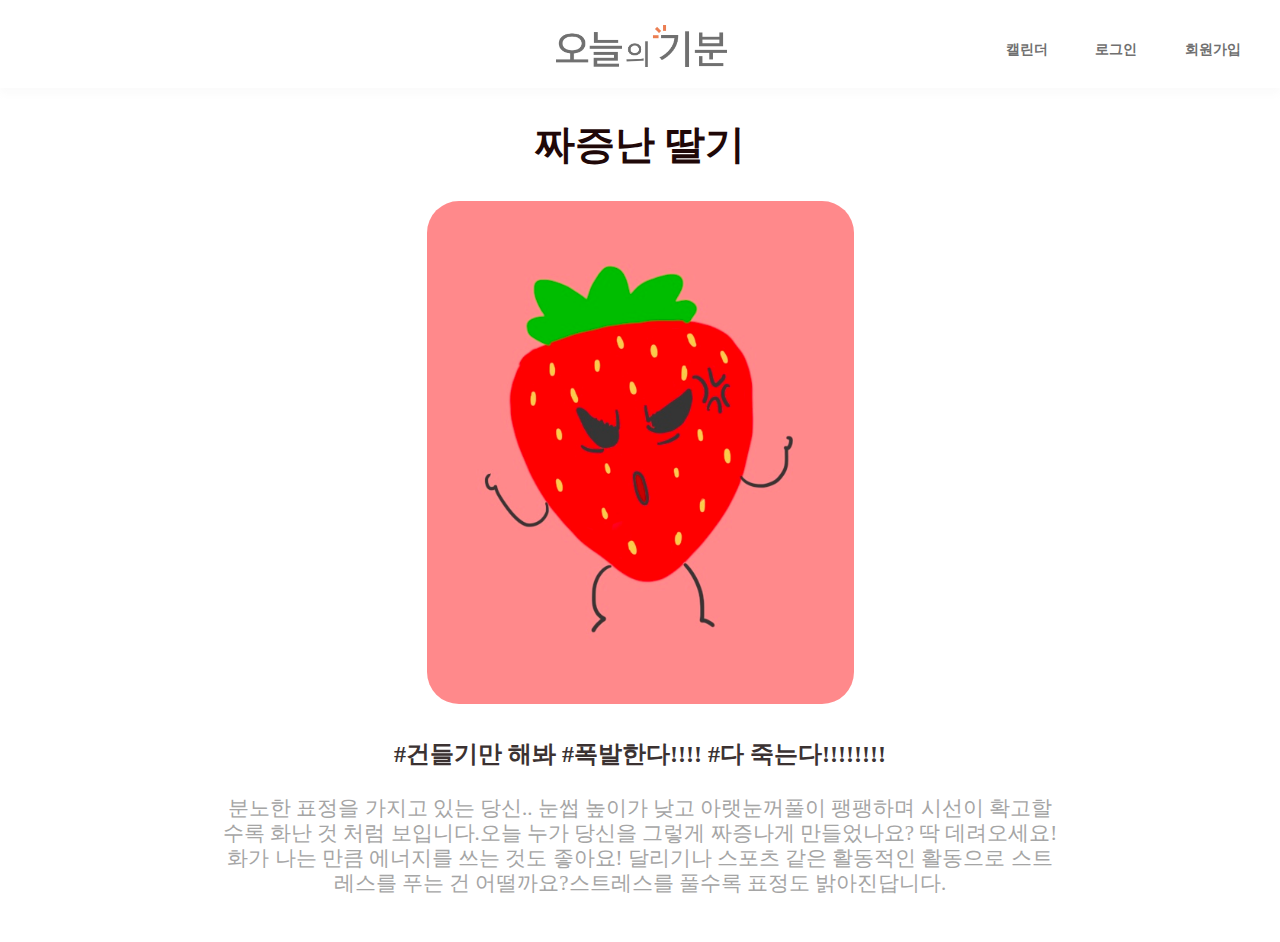
<file: templates/emotion_anger.html>
<!DOCTYPE html>
<html lang="en">
<head>
    <meta charset="UTF-8">
    <meta name="viewport" content="width=device-width, initial-scale=1.0, maximum-scale=1.0, user-scalable=no">
    <title>오늘의 기분</title>
    <link rel="stylesheet" href="../static/css/style.css">
</head>
<body>
     <header>
        <div class="inner">
            <div class="header-container">
             <div class="header-logo"><a href="/"><img src="../static/img/logo.png" alt="logo" class="logo"></a></div>
             <nav class="header-list"> 
                 <ul class= "nav-links">
                 <li><a href="/calender">캘린더</a></li>
                 <li><a href="/login">로그인</a></li>
                 <li><a href="/register">회원가입</a></li>
             </ul>
             <div class="burger">
                 <div class="line1"></div>
                 <div class="line2"></div>
                 <div class="line3"></div>
               </div>
             </nav>
            </div>
        </div>   
     </header>
     <section>
         <div class="inner margin-top">
             <div class="emotion-container">
                <div class="emotion-title">짜증난 딸기</div>
                <div class="emotion-content-image"><img src="../static/img/strawberry.jpg" alt=""></div>
                <div class="emotion-hash">#건들기만 해봐 #폭발한다!!!! #다 죽는다!!!!!!!!</div>
                <div class="emotion-content">
                    분노한 표정을 가지고 있는 당신.. 눈썹 높이가 낮고 아랫눈꺼풀이 팽팽하며 시선이 확고할수록 화난 것 처럼 보입니다.오늘 누가 당신을 그렇게 짜증나게 만들었나요? 딱 데려오세요! 화가 나는 만큼 에너지를 쓰는 것도 좋아요! 달리기나 스포츠 같은 활동적인 활동으로 스트레스를 푸는 건 어떨까요?스트레스를 풀수록 표정도 밝아진답니다.
                </div>
             </div>
             
         </div>
        
     </section>
     <!-- 공유하기 -->
     <section>

     </section>


</body>
</html>
</file>
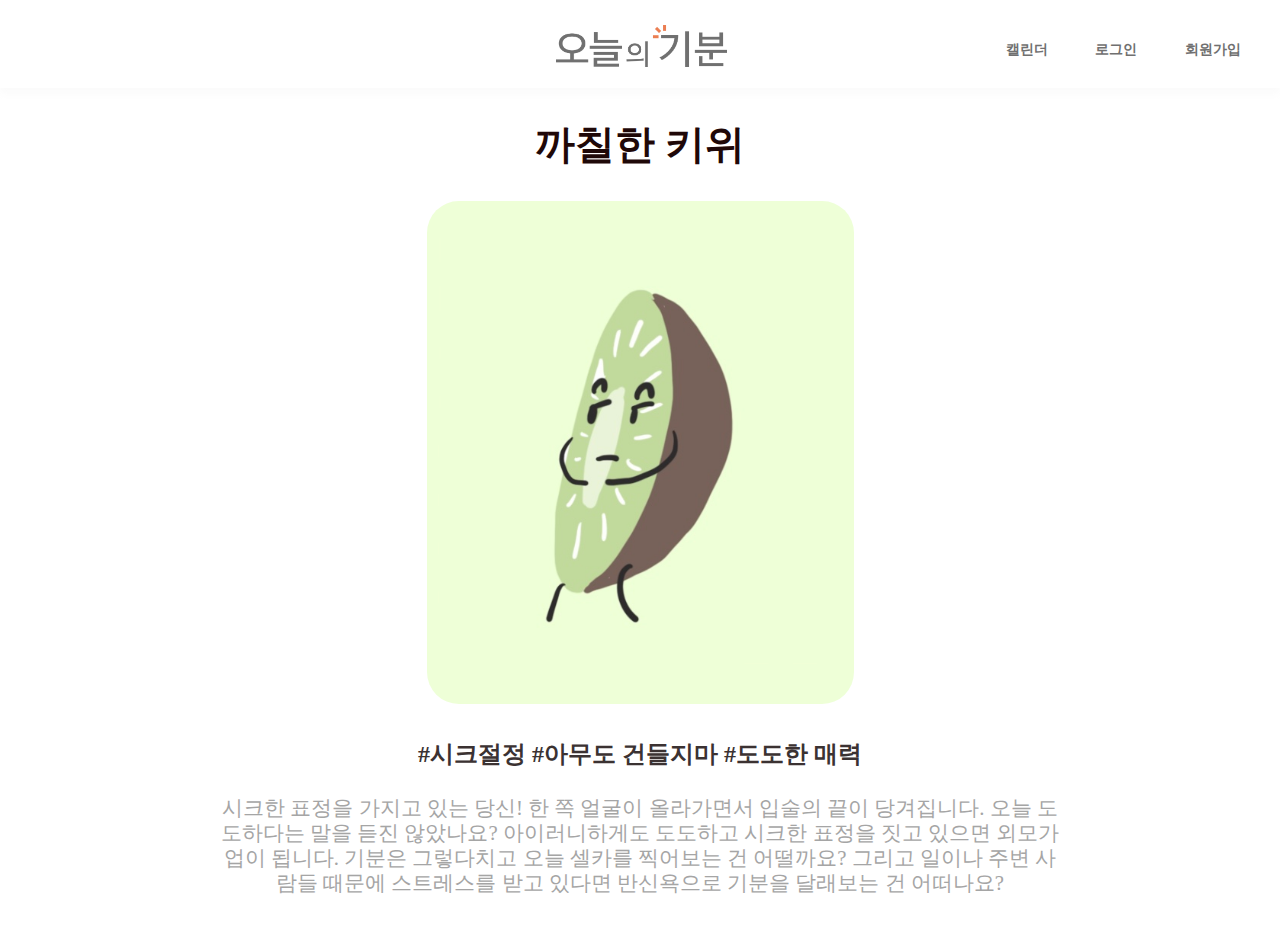
<file: templates/emotion_disgust.html>
<!DOCTYPE html>
<html lang="en">
<head>
    <meta charset="UTF-8">
    <meta name="viewport" content="width=device-width, initial-scale=1.0, maximum-scale=1.0, user-scalable=no">
    <title>오늘의 기분</title>
    <link rel="stylesheet" href="../static/css/style.css">
</head>
<body>
     <header>
        <div class="inner">
            <div class="header-container">
             <div class="header-logo"><a href="/"><img src="../static/img/logo.png" alt="logo" class="logo"></a></div>
             <nav class="header-list"> 
                 <ul class= "nav-links">
                 <li><a href="/calender">캘린더</a></li>
                 <li><a href="/login">로그인</a></li>
                 <li><a href="/register">회원가입</a></li>
             </ul>
             <div class="burger">
                 <div class="line1"></div>
                 <div class="line2"></div>
                 <div class="line3"></div>
               </div>
             </nav>
            </div>
        </div>   
     </header>
     <section>
         <div class="inner margin-top">
             <div class="emotion-container">
                <div class="emotion-title">까칠한 키위</div>
                <div class="emotion-content-image"><img src="../static/img/kiwi.jpg" alt=""></div>
                <div class="emotion-hash">#시크절정 #아무도 건들지마 #도도한 매력</div>
                <div class="emotion-content">
                    시크한 표정을 가지고 있는 당신! 한 쪽 얼굴이 올라가면서 입술의 끝이 당겨집니다. 오늘 도도하다는 말을 듣진 않았나요? 아이러니하게도 도도하고 시크한 표정을 짓고 있으면 외모가 업이 됩니다. 기분은 그렇다치고 오늘 셀카를 찍어보는 건 어떨까요? 그리고 일이나 주변 사람들 때문에 스트레스를 받고 있다면 반신욕으로 기분을 달래보는 건 어떠나요?
                </div>
             </div>
             
         </div>
        
     </section>
     <!-- 공유하기 -->
     <section>

     </section>


</body>
</html>
</file>
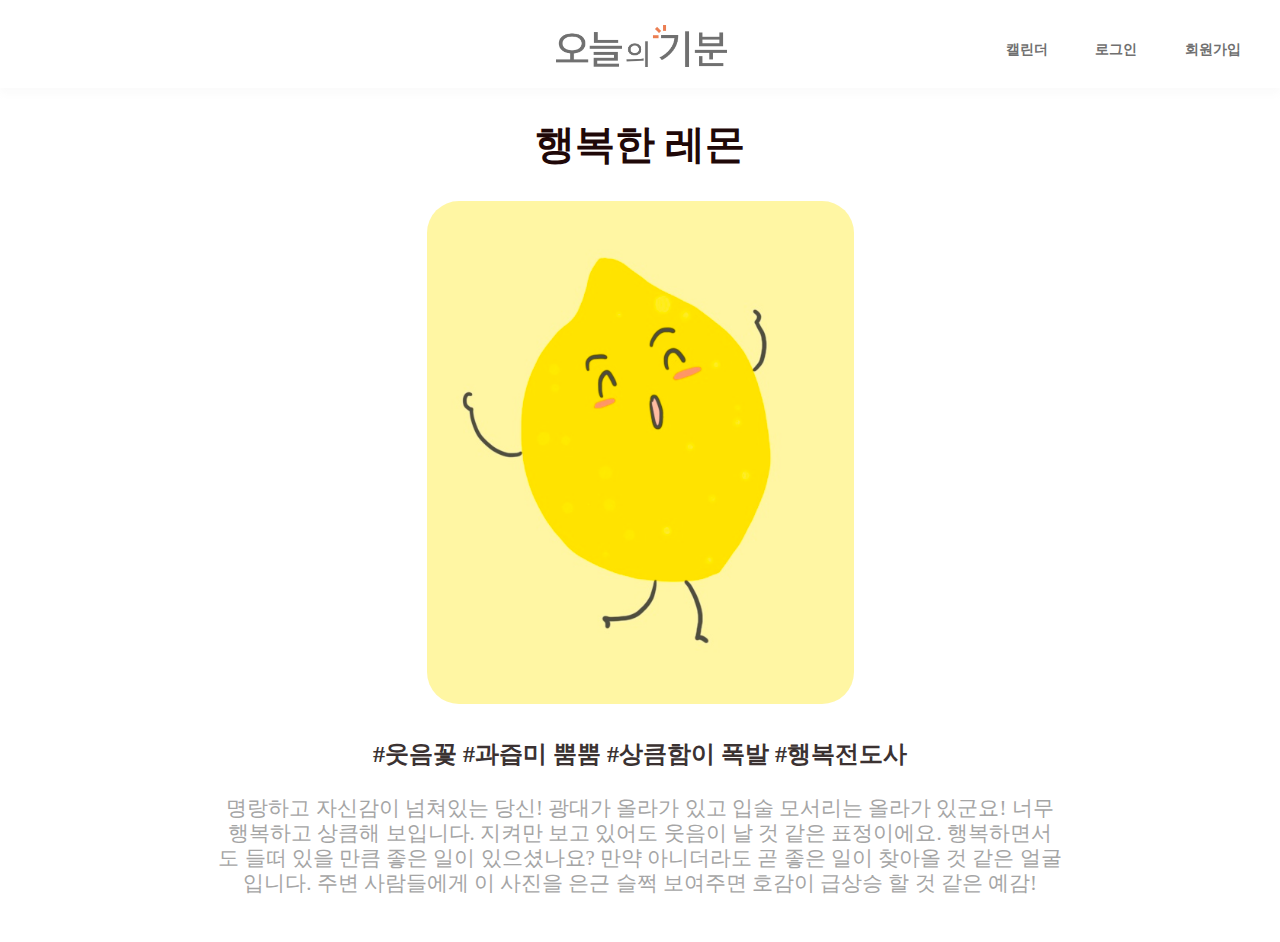
<file: templates/emotion_happy.html>
<!DOCTYPE html>
<html lang="en">
<head>
    <meta charset="UTF-8">
    <meta name="viewport" content="width=device-width, initial-scale=1.0, maximum-scale=1.0, user-scalable=no">
    <title>오늘의 기분</title>
    <link rel="stylesheet" href="../static/css/style.css">
</head>
<body>
     <header>
        <div class="inner">
            <div class="header-container">
             <div class="header-logo"><a href="/"><img src="../static/img/logo.png" alt="logo" class="logo"></a></div>
             <nav class="header-list"> 
                 <ul class= "nav-links">
                 <li><a href="/calender">캘린더</a></li>
                 <li><a href="/login">로그인</a></li>
                 <li><a href="/register">회원가입</a></li>
             </ul>
             <div class="burger">
                 <div class="line1"></div>
                 <div class="line2"></div>
                 <div class="line3"></div>
               </div>
             </nav>
            </div>
        </div>   
     </header>
     <section>
         <div class="inner margin-top">
             <div class="emotion-container">
                <div class="emotion-title">행복한 레몬</div>
                <div class="emotion-content-image"><img src="../static/img/lemon.jpg" alt=""></div>
                <div class="emotion-hash">#웃음꽃 #과즙미 뿜뿜 #상큼함이 폭발 #행복전도사</div>
                <div class="emotion-content">
                    명랑하고 자신감이 넘쳐있는 당신! 광대가 올라가 있고 입술 모서리는 올라가 있군요! 너무 행복하고 상큼해 보입니다. 지켜만 보고 있어도 웃음이 날 것 같은 표정이에요. 행복하면서도 들떠 있을 만큼 좋은 일이 있으셨나요? 만약 아니더라도 곧 좋은 일이 찾아올 것 같은 얼굴입니다. 주변 사람들에게 이 사진을 은근 슬쩍 보여주면 호감이 급상승 할 것 같은 예감!
                </div>
             </div>
             
         </div>
        
     </section>
     <!-- 공유하기 -->
     <section>

     </section>


</body>
</html>
</file>
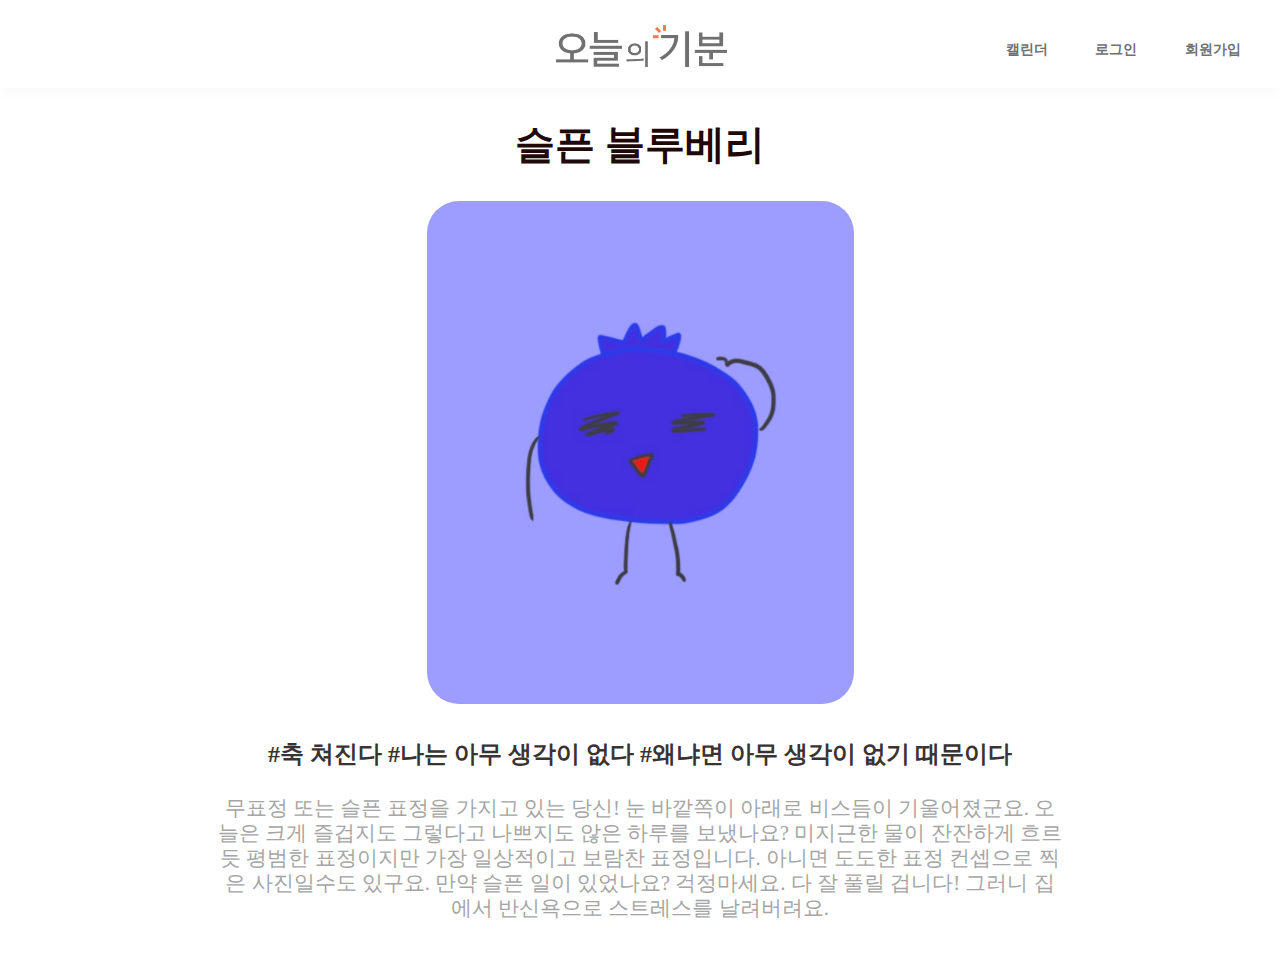
<file: templates/emotion_sadness.html>
<!DOCTYPE html>
<html lang="en">
<head>
    <meta charset="UTF-8">
    <meta name="viewport" content="width=device-width, initial-scale=1.0, maximum-scale=1.0, user-scalable=no">
    <title>오늘의 기분</title>
    <link rel="stylesheet" href="../static/css/style.css">
</head>
<body>
     <header>
        <div class="inner">
            <div class="header-container">
             <div class="header-logo"><a href="/"><img src="../static/img/logo.png" alt="logo" class="logo"></a></div>
             <nav class="header-list"> 
                 <ul class= "nav-links">
                 <li><a href="/calender">캘린더</a></li>
                 <li><a href="/login">로그인</a></li>
                 <li><a href="/register">회원가입</a></li>
             </ul>
             <div class="burger">
                 <div class="line1"></div>
                 <div class="line2"></div>
                 <div class="line3"></div>
               </div>
             </nav>
            </div>
        </div>   
     </header>
     <section>
         <div class="inner margin-top">
             <div class="emotion-container">
                <div class="emotion-title">슬픈 블루베리</div>
                <div class="emotion-content-image"><img src="../static/img/blueberry.jpg" alt=""></div>
                <div class="emotion-hash">#축 쳐진다 #나는 아무 생각이 없다 #왜냐면 아무 생각이 없기 때문이다</div>
                <div class="emotion-content">
무표정 또는 슬픈 표정을 가지고 있는 당신! 눈 바깥쪽이 아래로 비스듬이 기울어졌군요. 오늘은 크게 즐겁지도 그렇다고 나쁘지도 않은 하루를 보냈나요? 미지근한 물이 잔잔하게 흐르듯 평범한 표정이지만 가장 일상적이고 보람찬 표정입니다. 아니면 도도한 표정 컨셉으로 찍은 사진일수도 있구요. 만약 슬픈 일이 있었나요? 걱정마세요. 다 잘 풀릴 겁니다! 그러니 집에서 반신욕으로 스트레스를 날려버려요. </div>
             </div>
             
         </div>
        
     </section>
     <!-- 공유하기 -->
     <section>

     </section>


</body>
</html>
</file>
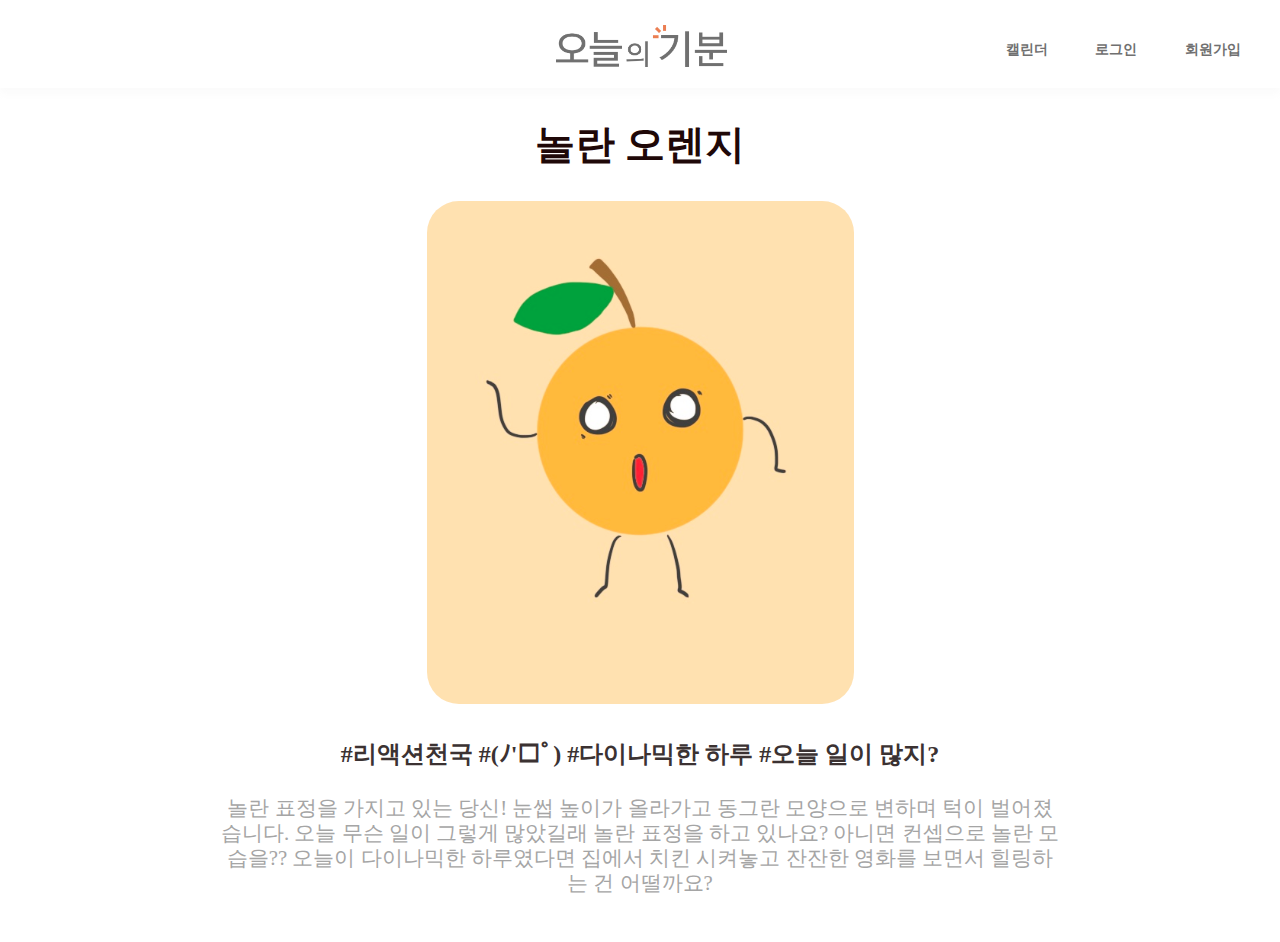
<file: templates/emotion_surprise.html>
<!DOCTYPE html>
<html lang="en">
<head>
    <meta charset="UTF-8">
    <meta name="viewport" content="width=device-width, initial-scale=1.0, maximum-scale=1.0, user-scalable=no">
    <title>오늘의 기분</title>
    <link rel="stylesheet" href="../static/css/style.css">
</head>
<body>
     <header>
        <div class="inner">
            <div class="header-container">
             <div class="header-logo"><a href="/"><img src="../static/img/logo.png" alt="logo" class="logo"></a></div>
             <nav class="header-list"> 
                 <ul class= "nav-links">
                 <li><a href="/calender">캘린더</a></li>
                 <li><a href="/login">로그인</a></li>
                 <li><a href="/register">회원가입</a></li>
             </ul>
             <div class="burger">
                 <div class="line1"></div>
                 <div class="line2"></div>
                 <div class="line3"></div>
               </div>
             </nav>
            </div>
        </div>   
     </header>
     <section>
         <div class="inner margin-top">
             <div class="emotion-container">
                <div class="emotion-title">놀란 오렌지</div>
                <div class="emotion-content-image"><img src="../static/img/orange.jpg" alt=""></div>
                <div class="emotion-hash">#리액션천국 #(ﾉ'□ﾟ) #다이나믹한 하루 #오늘 일이 많지? </div>
                <div class="emotion-content">
                    놀란 표정을 가지고 있는 당신! 눈썹 높이가 올라가고 동그란 모양으로 변하며 턱이 벌어졌습니다. 오늘 무슨 일이 그렇게 많았길래 놀란 표정을 하고 있나요? 아니면 컨셉으로 놀란 모습을?? 오늘이 다이나믹한 하루였다면 집에서 치킨 시켜놓고 잔잔한 영화를 보면서 힐링하는 건 어떨까요?
                </div>
             </div>
             
         </div>
        
     </section>
     <!-- 공유하기 -->
     <section>

     </section>


</body>
</html>
</file>
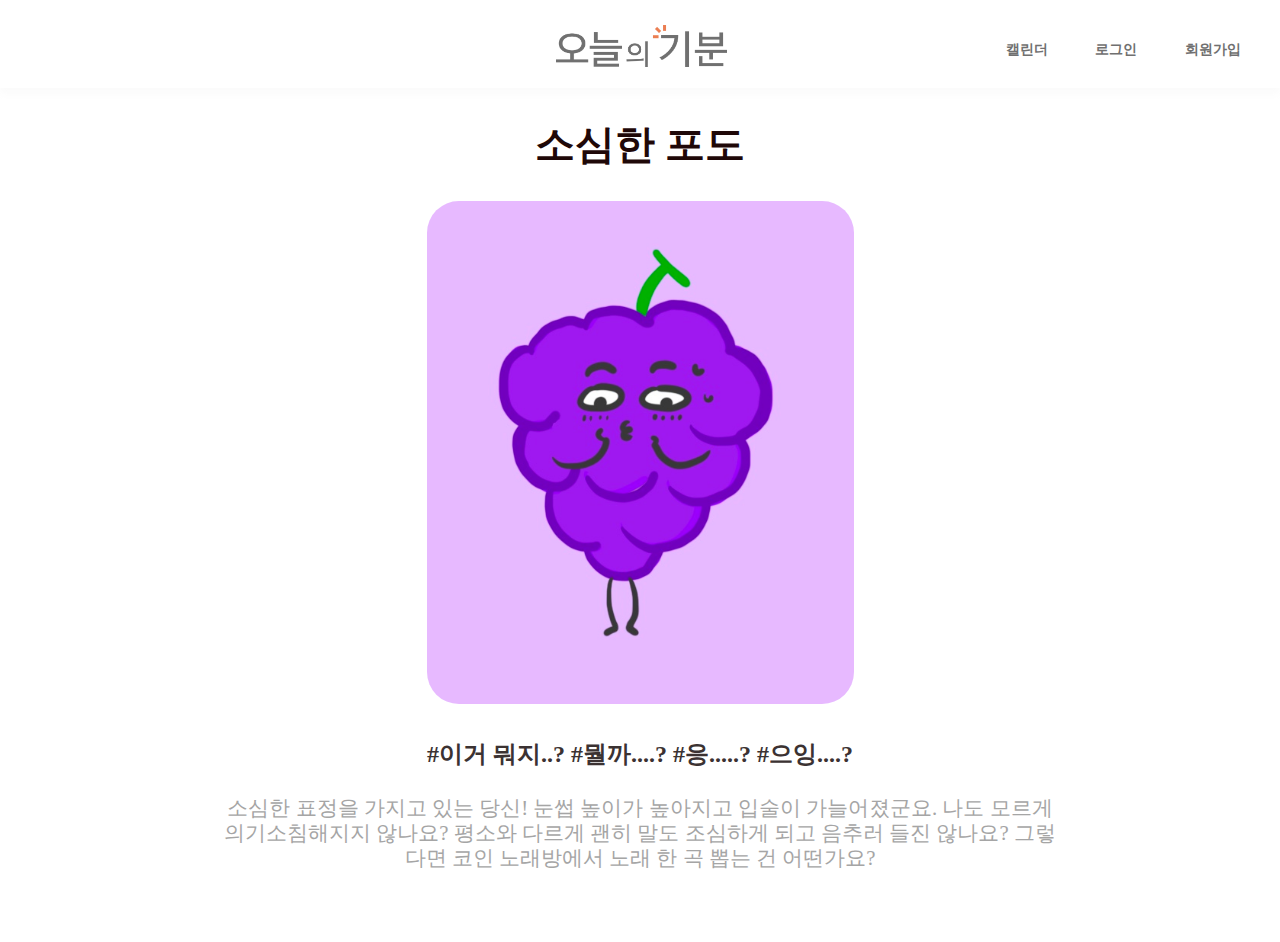
<file: templates/emotion_timid.html>
<!DOCTYPE html>
<html lang="en">
<head>
    <meta charset="UTF-8">
    <meta name="viewport" content="width=device-width, initial-scale=1.0, maximum-scale=1.0, user-scalable=no">
    <title>오늘의 기분</title>
    <link rel="stylesheet" href="../static/css/style.css">
</head>
<body>
     <header>
        <div class="inner">
            <div class="header-container">
             <div class="header-logo"><a href="/"><img src="../static/img/logo.png" alt="logo" class="logo"></a></div>
             <nav class="header-list"> 
                 <ul class= "nav-links">
                 <li><a href="/calender">캘린더</a></li>
                 <li><a href="/login">로그인</a></li>
                 <li><a href="/register">회원가입</a></li>
             </ul>
             <div class="burger">
                 <div class="line1"></div>
                 <div class="line2"></div>
                 <div class="line3"></div>
               </div>
             </nav>
            </div>
        </div>   
     </header>
     <section>
         <div class="inner margin-top">
             <div class="emotion-container">
                <div class="emotion-title">소심한 포도</div>
                <div class="emotion-content-image"><img src="../static/img/grape.jpg" alt=""></div>
                <div class="emotion-hash">#이거 뭐지..? #뭘까....? #응.....? #으잉....?</div>
                <div class="emotion-content">
                    소심한 표정을 가지고 있는 당신! 눈썹 높이가 높아지고 입술이 가늘어졌군요. 나도 모르게 의기소침해지지 않나요? 평소와 다르게 괜히 말도 조심하게 되고 음추러 들진 않나요? 그렇다면 코인 노래방에서 노래 한 곡 뽑는 건 어떤가요?
                </div>
             </div>
             
         </div>
        
     </section>
     <!-- 공유하기 -->
     <section>

     </section>


</body>
</html>
</file>
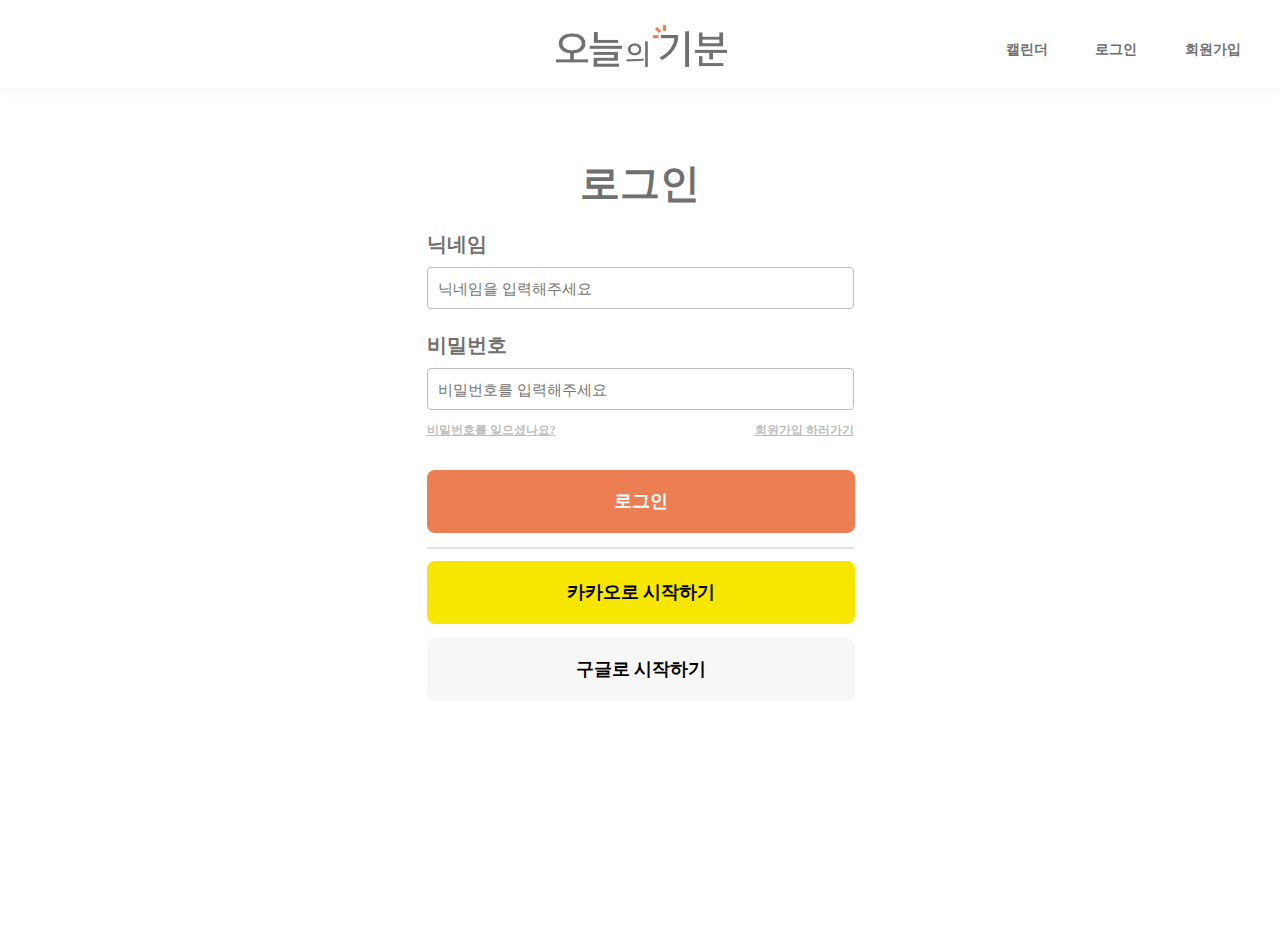
<file: templates/login.html>
<!DOCTYPE html>
<html lang="en">
<head>
    <meta charset="UTF-8">
    <meta name="viewport" content="width=device-width, initial-scale=1.0, maximum-scale=1.0, user-scalable=no">
    <title>오늘의 기분</title>
    <link rel="stylesheet" href="../static/css/style.css">
</head>
<body>
    <header>
        <div class="inner">
            <div class="header-container">
             <div class="header-logo"><a href="/"><img src="../static/img/logo.png" alt="logo" class="logo"></a></div>
             <nav class="header-list"> 
                 <ul class= "nav-links">
                 <li><a href="/calender">캘린더</a></li>
                 <li><a href="/login">로그인</a></li>
                 <li><a href="/register">회원가입</a></li>
             </ul>
             <div class="burger">
                 <div class="line1"></div>
                 <div class="line2"></div>
                 <div class="line3"></div>
               </div>
             </nav>
            </div>
        </div>   
     </header>

     <section> 
        <div class="inner">
            <div class="title-container">
                <div class="login-title">로그인</div>
            </div>
        <div class="inner">
            <form class="info-container" action="/login" method="post">
            <div class="info-title">닉네임</div>
            <input type="text" name="id" class="id" placeholder="&nbsp 닉네임을 입력해주세요">
            <div class="info-title">비밀번호</div>
            <input type="password" name=pw class="pw" placeholder="&nbsp 비밀번호를 입력해주세요">
                <div class="info-list">
                    <ul>
                        <li><a href=""><u>비밀번호를 잊으셨나요?</u></a></li>
                        <li><a href="/register"><u>회원가입 하러가기</u></a></li>
                    </ul>
                </div>
                <div class="button-session">
                <button type="submit" class="login-btn btn-style">로그인</button>
            </form>
                <div class="or-line-stoke"></div>
                <button class="kakao-btn btn-style">카카오로 시작하기</button>
                <button class="google-btn btn-style">구글로 시작하기</button>
                </div>
        </div>
    </div>
    </section>
    <script src="../static/js/nav.js"></script>
</body>
</html>
</file>
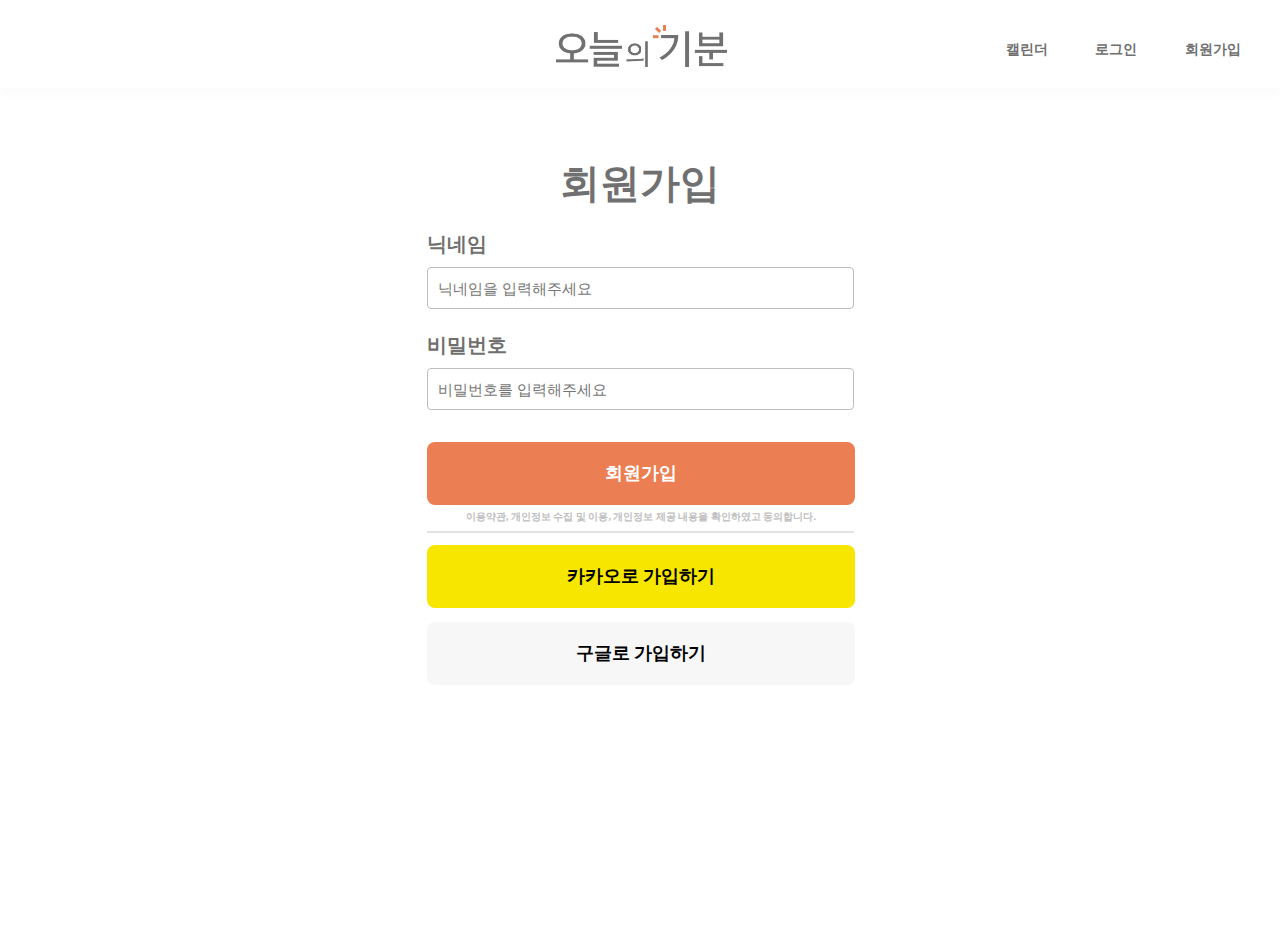
<file: templates/register.html>
<!DOCTYPE html>
<html lang="en">
<head>
    <meta charset="UTF-8">
    <meta name="viewport" content="width=device-width, initial-scale=1.0, maximum-scale=1.0, user-scalable=no">
    <title>오늘의 기분</title>
    <link rel="stylesheet" href="../static/css/style.css">
</head>
<body>
    <header>
       <div class="inner">
           <div class="header-container">
            <div class="header-logo"><a href="/"><img src="../static/img/logo.png" alt="logo" class="logo"></a></div>
            <nav class="header-list"> 
                <ul class= "nav-links">
                <li><a href="/calender">캘린더</a></li>
                <li><a href="/login">로그인</a></li>
                <li><a href="/register">회원가입</a></li>
            </ul>
            <div class="burger">
                <div class="line1"></div>
                <div class="line2"></div>
                <div class="line3"></div>
              </div>
            </nav>
           </div>
       </div>   
    </header>

     <section> 
        <div class="inner">
            <div class="title-container">
                <div class="register-title">회원가입</div>
            </div>
        <div class="inner">
            <form class="info-container" action="/register" method="post">
            <div class="info-title">닉네임</div>
            <input type="text" name="id" class="id" placeholder="&nbsp 닉네임을 입력해주세요">
            <div class="info-title">비밀번호</div>
            <input type="password" name=pw class="pw" placeholder="&nbsp 비밀번호를 입력해주세요">
                <div class="button-session">
                <button type="submit" class="login-btn btn-style">회원가입</button>
             </form>
                <div class="sele">이용약관, 개인정보 수집 및 이용, 개인정보 제공 내용을 확인하였고 동의합니다.</div>
                <div class="or-line-stoke"></div>
                <button class="kakao-btn btn-style">카카오로 가입하기</button>
                <button class="google-btn btn-style">구글로 가입하기</button>
                </div>
         </div>
        </div>
        </section>
<script src="../static/js/nav.js"></script>
</body>
</html>
</file>
<file: static/css/style.css>
* {box-sizing: border-box;}
body {margin: 0 auto; font-family: AppleSDGothicNeo;}
a {all:unset;}
a:link {text-decoration: none;}
a:active {text-decoration: none;}
a:visited {text-decoration: none; color: #707070;}
a:hover{text-decoration: none; cursor: pointer;}
ul {margin: 0; padding: 0;}
li{list-style: none;}
button:hover{cursor: pointer;}
section{position: relative;}

header {
    width: 100%;
    height: 88px;
    margin: 0;
    box-shadow: 0 6px 6px 0 rgba(230, 230, 230, 0.16);
    
}

.inner {
    width: 100%;
    height: 100%;
    margin: 0 auto;
    overflow: hidden;

}

nav {
    display: flex;

}

.burger {
    display: none;
    cursor: pointer;
    width: 100%;

}

.burger div {
    width: 50px;
    height: 3px;
    background-color: rgb(192, 192, 192);
    margin: 0px 0px 10px 0px;
    top: 3.5rem;
    left: 1rem;
    position: relative;
    transition: all 0.3s ease;
  }

.header-container {
    width: 100%;
    height: 100%;
    margin: 0;
    display: flex;
    
}
.header-logo {margin: 25px 0 21px 43%;}

.logo {
  width: 171px;
  height: 42px;
}

.header-list {width: 100%;}

.header-list ul {
    width: 21%;
    height: 100%;
    margin:42px 0 29px 21.8%;
    display: flex;
    justify-content: space-between;
    position: absolute;
}

.header-list > ul > li {
  width: 100%;
  height: 17px;
  font-size: 14px;
  font-weight: 600;
  font-stretch: normal;
  font-style: normal;
  line-height: 1.21;
  letter-spacing: normal;
  text-align: left;
  color: #707070;
}

.header-list > ul > li >a:hover {
    transition: 0.2s;
    color:#EB7E52

}

section {width: 100%;}

.face-upload {
    margin-top: 2px;
    width: 100%;
    height: 70vh;
    position: relative;
    margin: 0 auto;
    overflow: hidden;
}
.face-image{transition: 0.2s;}

.face-image:hover {transform:scale(1.02) translate(0, -5px);}

.blah {
    position: relative;
    left: 23.5%;
    top:10%
}

.upload-hand-image {
    width: 100%;
    
}



#face-image {
    width: 50%;
}

.face-text {
    font-family: AppleSDGothicNeo;
    font-size: 26px;
    font-weight: 600;
    font-stretch: normal;
    font-style: normal;
    line-height: 1.19;
    letter-spacing: normal;
    color: #707070;
    position: absolute;
    bottom: 4rem;
    left:24rem;

}   
.upload-hand-image {
    width: 371px;
    height: 400px;
    top:80px;
    left:400px;
    position: absolute;
    cursor: pointer;
    border: 5px dashed rgb(245, 245, 245);
    border-radius: 20%;
    padding: 3rem;

}
.share-container {
    width: 100%;
    text-align: center;
    margin: 2rem auto;
}
.input-list {
    margin-top: 1rem;
}

.input-list > div {
    width: 100%;
    font-family: AppleSDGothicNeo;
    font-size: 1rem;
    font-weight: 600;
    color: rgb(78, 78, 78);
}

.del-data {
    margin: 0;
    background-color: #fff;
    border: none;
    cursor: pointer;
    color: #868686;
    font-family: AppleSDGothicNeo;
    font-size: 15px;
    font-weight: 600;

}

#input-image {
    position: absolute;
     width: 1px; 
     height: 1px; 
     padding: 0; 
     margin: -1px; 
     overflow: hidden; 
     clip:rect(0,0,0,0); 
     border: 0;
    
}

.image-result {
    position: relative;
    width: 70%;
    height: auto;
    margin: 0 auto;

}

#label-container > div {
    display: flex;
    
}

#loading {
    margin-top: 30px;
    text-align: center;
}

.loading-message {
        font-family: AppleSDGothicNeo;
        font-size: 1.3rem;
        font-weight: 400;
        font-stretch: normal;
        font-style: normal;
        line-height: 1.19;
        letter-spacing: normal;
        color: #707070;
        position: relative;
}
.content-container {width: 100%; margin-top: 30px;}




.content-title {
    width: 100%;
    height: 43px;
    font-family: AppleSDGothicNeo;
    font-size: 35px;
    font-weight: 600;
    font-stretch: normal;
    font-style: normal;
    line-height: 1.23;
    letter-spacing: normal;
    text-align: left;
    color: #707070;
    margin-left: 138px;
      }

.content-list {
    margin-top: 35px;
    width: 100%;
    position: relative;
   
}

.emotion-list {
    display: flex;
    justify-content: center;
    align-content: flex-start;
    flex-direction: row;
    flex-wrap: wrap;
}

.emotion-card {margin: 0 31px 28px 0; transition: 0.4s;}

.emotion-card:hover {
        transform: translate(-2px, -2px);
        box-shadow: 0 8px 8px 0 rgba(250, 230, 230, 0.16);
}


.emotion-image > img {
    max-width: 278px;
    height: auto;
    border-radius: 8px;
    box-shadow: 6px 8px 6px 0 rgba(216, 216, 216, 0.16);
}

.emotion-desc {
    width: 100%;
    height: 33px;
    font-family: AppleSDGothicNeo;
    font-size: 28px;
    font-weight: 600;
    font-stretch: normal;
    font-style: normal;
    line-height: 1.18;
    letter-spacing: normal;
    text-align: left;
    color: #707070;
    margin-top: 19px;
}



.margin-top {
    margin-top: 2rem;
}

.title-container {
    width: 100%;
    height: 100%;
    position: relative;
    margin-top: 68px;
}

.login-title {
  width: 100%;
  height: 52px;
  font-family: AppleSDGothicNeo;
  font-size: 40px;
  font-weight: 600;
  text-align: center;
  color:#707070

}

.info-container {
    width: 100%;
    margin: 0 auto;
}



.info-title {
  width: 50%;
  margin: 0 auto;
  height: 24px;
  font-family: AppleSDGothicNeo;
  font-size: 20px;
  font-weight: 600;
  font-stretch: normal;
  font-style: normal;
  line-height: 1.2;
  letter-spacing: normal;
  text-align: left;
  color: #707070;
  margin: 24px 0 11px 0;
}
input {
    font-size: 15px;
}
.id, .pw, .pwre {
  width: 427px;
  height: 42px;
  border-radius: 4px;
  border: solid 1px #bebebe;
  background-color: #ffffff;
}

.input-box {
    width: 12rem;
    height: 1.7rem;
    border-radius: 4px;
    border: solid 1.5px #bebebe;
    background-color: #ffffff;
  }

.input-data {
  border: solid 0px;
  border-radius: 2px;
  padding: 4px;
  font-family: AppleSDGothicNeo;
  font-size: 1rem;
  font-weight: 600;
  line-height: 1.24;
  text-align: center;
  color: #fff;
  background-color:#EB7E52 ;
  

}

.info-list {
    width: 100%;
    position: relative;
    margin-top: 10px;
}

.info-list > ul {
    display: flex;
    justify-content: space-between;
}

.info-list > ul > li > a {
  height: 15px;
  font-family: AppleSDGothicNeo;
  font-size: 12px;
  font-weight: 600;
  font-stretch: normal;
  font-style: normal;
  line-height: 1.25;
  letter-spacing: normal;
  text-align: left;
  color: #bebebe;
  transition: 0.3s;
}

.info-list >ul > li > a:hover {
    color:#707070
}

.on-session {
    margin-top:30px;
    background-color: #fff;
}

.button-session {
    width: 26.8rem;
    position: relative;
    margin-top: 2rem;
}
.btn-style{
    width: 100%;
    height: 63px;
    border: solid 0px;
    border-radius: 8px;
    
  font-family: AppleSDGothicNeo;
  font-size: 18px;
  font-weight: 600;
  font-stretch: normal;
  font-style: normal;
  line-height: 1.24;
  letter-spacing: normal;
  text-align: center;
  margin-bottom: 14px;
}

.login-btn {
    background-color: #EB7E52;
    color: #fff;
}

.kakao-btn{
    margin-top: 14px;
    background-color: #f7e600;
    color:#000
}

.google-btn {
    background-color: #f7f7f7;
}

.or-line-stoke{
    width: 427px;
    height: 0.5px;
    border: solid 0.5px #e2e2e2;
    position: absolute;
}

.register-title {
    width: 100%;
    height: 52px;
    font-family: AppleSDGothicNeo;
    font-size: 40px;
    font-weight: 600;
    text-align: center;
    color:#707070
  
  }

  .sele {
    width: 100%;
    height: 15px;
    font-family: AppleSDGothicNeo;
    font-size: 10px;
    font-weight: 600;
    font-stretch: normal;
    font-style: normal;
    line-height: 1.2;
    letter-spacing: normal;
    text-align:center;
    color: #bebebe;
    margin: -8px 0 5px 0;
}

.emotion-content-image {
    width: 100%;
    margin: 2rem auto;
    text-align: center;
}

.emotion-content-image > img {
    width: 100%;
    margin: 0 auto;
    max-width: 427px;
    height: auto;
    border-radius: 2rem;
}

.emotion-container {
    width: 100%;
    margin: 0 auto
}

.emotion-title {
  width: 100%;
  height: 100%;
  font-family: AppleSDGothicNeo;
  font-size: 40px;
  font-weight: bold;
  font-stretch: normal;
  font-style: normal;
  line-height: 1.23;
  letter-spacing: normal;
  text-align: center;
  color: #1f0808;
}


.emotion-image > img {
    max-width: 587px;
    max-height: 325px;

}


.emotion-hash {
  width: 100%;
  height: 24px;
  font-family: AppleSDGothicNeo;
  font-size: 1.5rem;
  font-weight: 600;
  font-stretch: normal;
  font-style: normal;
  line-height: 1.2;
  letter-spacing: normal;
  text-align: center;
  color: #3b3232;
}

.emotion-content {
  width: 70%;
  font-family: AppleSDGothicNeo;
  font-size: 1.3rem;
  font-weight: 400;
  font-stretch: normal;
  font-style: normal;
  line-height: 1.2;
  letter-spacing: normal;
  text-align: center;
  color: #a5a5a5;
  margin:2rem auto;
}

.next, .prev {
    border: none;
    background-color: #fff;
    
}

.calender-container {
    margin-top: 10%;
    height: 100%;
    border-radius: 10px;
    padding: 10px;

    
}

.date-day {
    width:27rem;
    margin: 0 auto;
    padding: 5rem;
    background-color:#EB7E52;
    border: 0px solid;
    border-radius: 30px;
}

.cdr-month, .cdr-year {
    font-family: AppleSDGothicNeo;
    font-weight: 600;
    font-size: 1rem;
    color: rgb(73, 73, 73);

}

.cdr-date {
    width: 100%;
    height: 100%;
    margin: 0 auto;
    font-family: AppleSDGothicNeo;
    font-weight: 600;
    font-size: 4rem;
    color:#fff
    
}

.day-active, .today {
    background-color: #EB7E52;
    border-radius: 4rem;
    color: #fff;
}

.cdr-day {
    width: 100%;
    height: 100%;
    margin: 0 auto;
    font-family: AppleSDGothicNeo;
    font-weight: 600;
    font-size: 1.5rem;
    color:#ffdec8
}

.feeling-container {
    margin-top: 3rem;
}

.feeling-title {
    font-family: AppleSDGothicNeo;
    font-weight: 700;
    font-size: 1.3rem;
    margin-bottom: 0.5rem;
    color:#585858;
}

.calender-box {
    
    width: 400px;
    height: 25rem;
    margin: 0 auto;
   
}

.today-check {
    text-align: center;
    margin-bottom: 2rem;
}

.checked {
    color: #a0a0a0;
    text-decoration:line-through
}

.cdr-box {text-align: center;}


.cdr-table {
    width: 100%;
    height: 100%;
    text-align: center; 
    font-family: AppleSDGothicNeo;
    margin-top: 0.5rem;
    
}

.cdr-table > thead {
    font-size: 0.8rem;
    color: rgb(114, 114, 114);
}

.cdr-table > tbody {
    font-size: 1rem;
    font-weight: 700;
}

.cdr-body > tr {
    margin-bottom: 2rem;

}

.cdr-body > tr >:nth-child(7) {
    color: rgb(170, 170, 170);
}

.cdr-body > tr >:nth-child(1) {
    color: rgb(170, 170, 170);
}



.cdr-btn {
    position: relative;
    font-size: 16px;
    border: none;
}

.push-result {
    width: 100%;
    margin-top: 2rem;
}

.push-result > :nth-child(1) {
    width: 100%;
    text-align: center;
    font-family: AppleSDGothicNeo;
    font-size: 2rem;
    font-weight: 700;
}

.push-result > :nth-child(2) {
    width: 100%;
    text-align: center;
    margin-top: 0.5rem;
    font-family: AppleSDGothicNeo;
    font-size: 1.2rem;
    font-weight: 500;
    color: rgb(167, 167, 167);
}

.push-result > :nth-child(3) {
    width: 60%;
    margin: 0 auto;
    text-align: center;
    margin-top: 1rem;
    font-family: AppleSDGothicNeo;
    font-size: 0.9rem;
    font-weight: 400;
    color: rgb(71, 71, 71);
}




#label-container {
    width: 100%;
    margin: 2rem;
    overflow: hidden;
}

.bar-container {
    height: 2.7rem;
}

.feeling-label {
    margin-top: 0.5rem;
    font-family: AppleSDGothicNeo;
    font-size: 1.05rem;
    font-weight: 600;
   
   
}

.feel-list {
    margin-top: 1rem;
    position: relative;
    width: 80%;
    left: 5rem;
    margin: 0 auto;
    
}
.기쁨-bar {
  position: absolute;
  top: 0;
  left: 0;
  height: 2rem;
  border-radius: 5px;
  background-color: #FAFF5C;
}

.까칠-bar {
    position: absolute;
    top: 0;
    left: 0;
    height: 2rem;
    border-radius: 5px;
    background-color: #99FF85;
  }

  .놀람-bar {
    position: absolute;
    top: 0;
    left: 0;
    height: 2rem;
    border-radius: 3px;
    background-color: #FF99FF;
  }

  .분노-bar {
    position: absolute;
    top: 0;
    left: 0;
    height: 2rem;
    border-radius: 3px;
    background-color: #FF7070;
  }

  .소심-bar {
    position: absolute;
    top: 0;
    left: 0;
    height: 2rem;
    border-radius: 3px;
    background-color: #9785FF;
  }

  .슬픔-bar {
    position: absolute;
    top: 0;
    left: 0;
    height: 2rem;
    border-radius: 3px;
    background-color: #5C9AFF;
  }


.기쁨-box {
    position: absolute;
    top: 0;
    left: 3rem;
    height: 2rem;
    border-radius: 5px;
    width: 60%;
    background-color:#fdffb6
}

.까칠-box {
    position: absolute;
    top: 0;
    left: 3rem;
    height: 2rem;
    border-radius: 5px;
    width: 60%;
    background-color:#caffbf
}

.놀람-box {
    position: absolute;
    top: 0;
    left: 3rem;
    height: 2rem;
    border-radius: 5px;
    width: 60%;
    background-color:#ffc6ff
}

.분노-box {
    position: absolute;
    top: 0;
    left: 3rem;
    height: 2rem;
    border-radius: 5px;
    width: 60%;
    background-color:#ffadad
}

.소심-box {
    position: absolute;
    top: 0;
    left: 3rem;
    height: 2rem;
    border-radius: 5px;
    width: 60%;
    background-color:#bdb2ff
}

.슬픔-box {
    position: absolute;
    top: 0;
    left: 3rem;
    height: 2rem;
    border-radius: 5px;
    width: 60%;
    background-color:#a0c4ff
}

.percent-text {
    margin: 0;
    position: relative;
    top: 0.5rem;
    left: 0.25rem;
    font-family: AppleSDGothicNeo;
    font-size: 1rem;
    font-weight:800;
    color: rgb(41, 41, 41);
    

}

.reload-btn {
    width: 100%;
    display: flex;
    justify-content: center;
}

.reload {
    background-color: #71b2ee;
    padding:10px 15px;
    border-radius: 6px;
    border:none;
    font-family: AppleSDGothicNeo;
    font-size: 1.2rem;
    font-weight: 600;
    color: rgb(255, 255, 255);

    
}

@media only screen and (min-width: 1205px) {
    .inner {
        width: 1205px;
    }
    .info-container{
        width: 427px;
    }
}

@media only screen and (max-width: 1205px) {
    .info-container{
        width: 427px;
    }
}


  @media only screen and (max-width: 980px) {
    .header-list ul {
        width: 21%;
        height: 100%;
        margin:42px 100px 29px 15%;
        display: flex;
        justify-content: space-between;
        position: absolute;
    }
    .info-container{
        width: 427px;
    }
  }
  @media only screen and (max-width: 480px) {
    body {overflow-x: hidden;}

    header {
        width: 100%;
        height: auto;
        margin: 0;
    }

    
    
    ul {
        display: none;
    }

    .header-container {
        width: 100%;
        height: auto;
        margin: 0;
        display: flex;
        
    }

    .header-logo {margin: 1em 0 1em 33.5%;}


    .logo {
        width: 8rem;
        height: auto;
      }

    .face-upload {
        width: 100%;
        height: auto;
        position: relative;
        margin: 0 auto;
    
    }

    .face-upload-wrap {
        position: relative;
        height: 100%;
 
    }

    .upload-hand-image {
        position: relative;
        width: 17rem;
        border: 4px dashed rgb(245, 245, 245);
        border-radius: 20%;
        padding: 1rem;
        height: auto;
        left: 15%;
        top: 2rem;
    }

    .face-text {
        font-family: AppleSDGothicNeo;
        font-size: 1.1rem;
        font-weight: 600;
        font-stretch: normal;
        font-style: normal;
        line-height: 1.19;
        letter-spacing: normal;
        color: #707070;
        position: relative;
        width: 100%;
        margin-top: 7rem;
        left: 13%;
        
    
    }   

    #loading {
        margin-top: 0;
    }

    .loading-message {
        font-size: 1.2rem;
    }

    .push-result > :nth-child(1) {
        font-size: 2rem;
    }

    .push-result > :nth-child(2) {
        font-size: 1.5rem;
    }

    .push-result > :nth-child(3) {
        font-size: 0.9rem;
        width: 90%;
    }

    

    .feeling-label {
        font-size: 1.1rem;
    }

    .feel-list {
        position: relative;
        width: 100%;
        height: auto;
        left: 8%;
        margin: 0 auto;

    }
    .reload-btn {
        margin-top: 1rem;
    }
    .image-result {
        width: 90%;
        height: auto;

    }

    .content-container {
        width: 100%; 
        height: auto;
        position: relative;
        margin-top:30px;
        
    }


    .content-title {
        width: 100%;
        height: 43px;
        font-family: AppleSDGothicNeo;
        font-size: 1.5rem;
        font-weight: 700;
        font-stretch: normal;
        font-style: normal;
        line-height: 1.23;
        letter-spacing: normal;
        text-align: left;
        color: #707070;
        margin-left: 6%;

        }

    #label-container {
        margin: 1rem 0 0 0;
        width: 100%;
        height: auto;
        

    }
        .기쁨-bar {
            height: 2rem;
          }
          
          .까칠-bar {
              height: 2rem;
            }
          
            .놀람-bar {
              height: 2rem;

            }
          
            .분노-bar {
              height: 2rem;
            }
          
            .소심-bar {
              height: 2rem;
            }
          
            .슬픔-bar {
              height: 2rem;
            }
          
          
          .기쁨-box {
              height: 2rem;
          }
          
          .까칠-box {
              height: 2rem;
          }
          
          .놀람-box {
              height: 2rem;
          }
          
          .분노-box {
              height: 2rem;
          }
          
          .소심-box {
              height: 2rem;
          }
          
          .슬픔-box {
              height: 2rem;
          }    
    
        .content-list {
            margin-left: 0.5rem;
            margin-top: 0;
            width: 100%;
            height: auto;
            position: relative;
           
        }    

        .emotion-card {margin:0 1rem 0 0; transition: 0.4s;}
        

        .emotion-image > img {
            max-width: 10rem;
            height: auto;
            border-radius: 8px;
            box-shadow: 6px 8px 6px 0 rgba(216, 216, 216, 0.16);
        }

        .emotion-desc {
            width: 100%;
            height: auto;
            font-family: AppleSDGothicNeo;
            font-size: 1.1rem;
            font-weight: 600;
            font-stretch: normal;
            font-style: normal;
            line-height: 1.18;
            letter-spacing: normal;
            text-align: left;
            color: #707070;
            margin-top: 0;
            margin-bottom: 1rem;
        }
        
        #backtotop {
            display: none;
        }
         

        .header-list > ul {
            margin: 0;
            position: absolute;
            top: 4rem;
            height: 100%;
            background-color: #fff;
            box-shadow :0px 10px 10px 0px #f0f0f0;
            width: 100%;
            display: none;
            justify-content: flex-start;
            flex-direction: column;
            z-index: 2;
            
        }


        .nav-links {
            position:absolute;
            transform: translateX(100%);

        }

        .nav-links li {
            opacity: 0;
            margin-top: 2rem;
          }

        .nav-links li a {
            font-size: 1.1rem;
            margin-bottom: 2rem;
            
        }

        .nav-links li a:after {
            content: "";
            display: block;
            width: 5rem;
            border-bottom: 1px solid #a09f9f;
            margin: 3px 0px;
        }
        
        .burger {
            display: block;
            width: 100%;
            margin: 8px 3rem 0 30%;

          }

        .burger div {
            width: 25px;
            height: 3px;
            background-color: rgb(192, 192, 192);
            margin: 0px 0px 5px 0px;
            top: 1rem;
            position: relative; 
            transition: all 0.3s ease;
          }
        
        .nav-active {
            transform: translateX(0%);
          }

          @keyframes navLinkFade {
            from {
              opacity: 0;
              transform: translateX(5px);
            }
            to {
              opacity: 1;
              transform: translateX(0);
            }
          }



/*calender*/
 
 .calender-container {
     margin-top: 2rem;
     width: 95%;
     margin: 0 auto;
 }


 .date-day {
    width: 20rem;
    height: auto;
 }
 .cdr-date {
     font-size: 7rem;
 }
.cdr-day {
    font-size: 2rem;
}
.feeling-title {
    font-size: 2rem;
}
.feeling-container {
    margin-top: 1rem;
}
.input-box {
    width: 90%;
    height: auto;
    padding: 5px;
    font-size: 1.5rem;
    
}
.calender-box {
    width: 100%;
    height: 30rem;
    margin: 0 auto;
   
}
.input-data {
    font-size: 1.5rem;
    padding: 5px;
    border-radius: 5px;
    margin-top: 1rem;
    
}
.feeling-input, .calender-box {
    margin-top: 1rem;
}

.cdr-year, .cdr-month, .cdr-btn {
    font-size: 1.5rem;
}
.cdr-table > thead,.day {
    font-size: 1.5rem;
}
.cdr-table {
    margin-top: 1rem;
}

/*register, login*/

.info-container {
    width: 90%;
    margin: 0 auto;
}


.btn-style {
    width: 26.8rem;
}
.button-session{
    height: 100%;
    width: 30%;
}

.register-title, .login-title {
    font-size: 2.5rem;
}

.info-title {
    font-size: 1.5rem;
    font-weight: 500;
}

.id, .pw, .pwre {
    width: 100%;
    font-size: 1.3rem;
    height:3.2rem;
    border-radius: 6px;
    font-weight: 200;
    border: solid 1.5px #bebebe;
    background-color: #ffffff;
  }

  .button-session {
      width: 100%;
      margin-top: 2rem;
  }
  .btn-style {
      width: 100%;
      height: 4.3rem;
      font-size: 1.45rem;
      margin-top: 0;
  }
  
  .sele {
      width: 100%;
      margin: 0 auto;
      font-size: 0.6rem;
  }

  .or-line-stoke {
      display:none;
      
  }

  /*emotion*/

  .emotion-title {
      font-size:2.5rem;
      color:rgb(66, 66, 66)
  }
  .emotion-content-image > img {
      width: 100%;
      height: auto;
      margin-top: 1rem;
      border-radius: 2rem;
  }

  .emotion-hash {
      width: 100%;
      font-size: 1.5rem;
      position: relative;
      margin: 1rem auto;
  }

  .emotion-content {
      width: 100%;
      font-size: 1.1rem;
      position: relative;
      margin-top: 3rem;
  }
 
  .emotion-container {
    margin-top: 3rem;
    width: 80%;
    margin: 0 auto
}

}
.toggle .line1 {
    transform: rotate(-45deg) translate(-5px, 6px);
  }
  
  .toggle .line2 {
    opacity: 0;
  }
  
  .toggle .line3 {
    transform: rotate(45deg) translate(-5px, -6px);
  }



#backtotop {
    width: 40px;
    height: 40px;
    right: 30px;
    bottom: 30px;
    position: fixed;
    transition-property: opacity, visibility;
    transition-duration: 0.5s, 0.5s;
    opacity: 0;
    visibility: hidden;
    z-index: 999;
    color: #fff;
    
}

#backtotop::after {
    content: "\f077";
    font-family: FontAwesome;
    font-size: 1.5rem;
    line-height: 40px;
    color: #D4D1CF;
}

#backtotop.show {
    opacity: 1;
    visibility: visible;
    
}

#backtotop.show:hover {
    cursor: pointer;
    transition: 0.4s;
    transform: translate(0,-3px);
}
</file>
